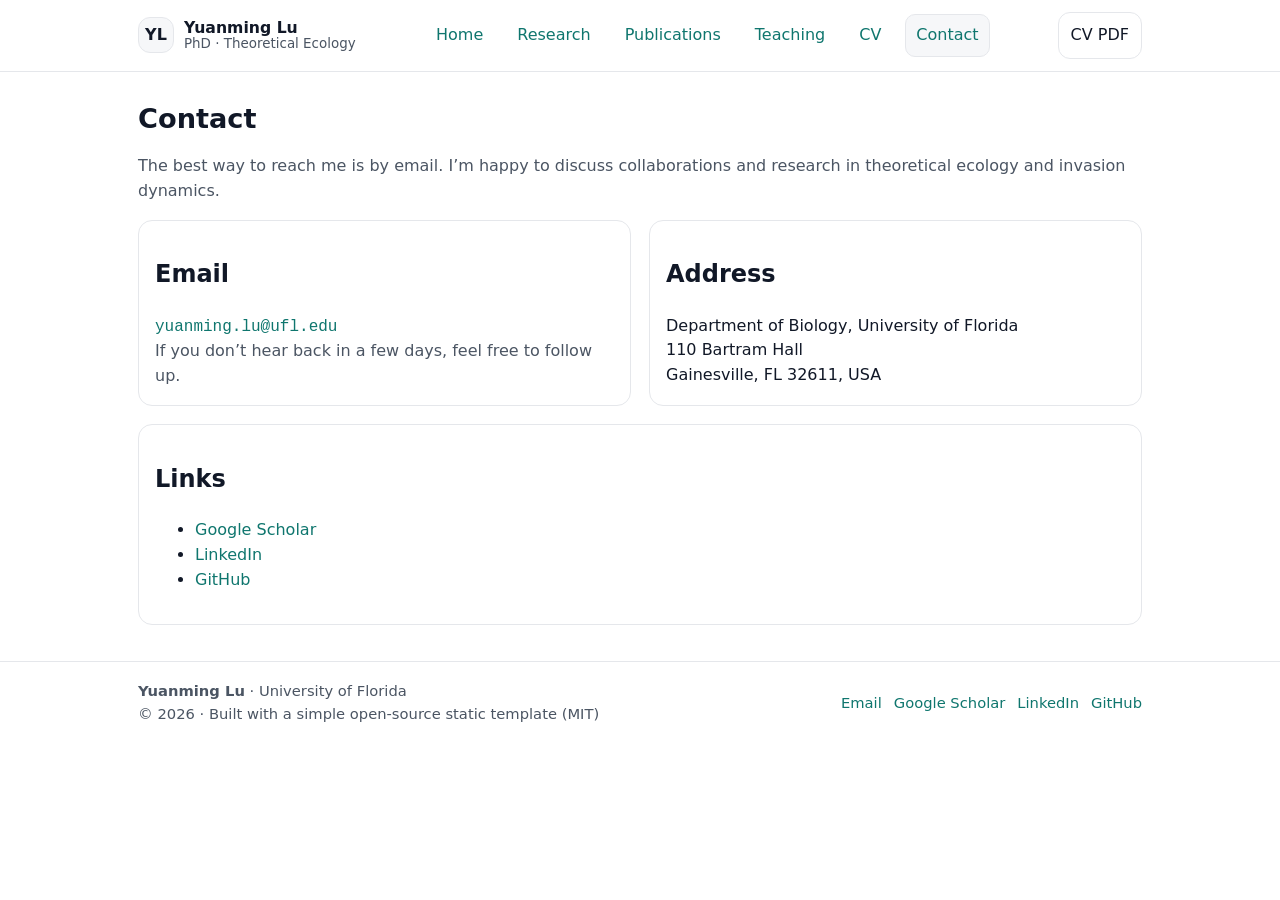
<file: contact.html>
<!doctype html>
<html lang="en">
<head>
  <meta charset="utf-8" />
  <meta name="viewport" content="width=device-width, initial-scale=1" />
  <title>Contact · Yuanming Lu</title>
  <meta name="description" content="Contact — Yuanming Lu." />
  <link rel="stylesheet" href="assets/css/style.css" />
</head>
<body>

<header class="site-header">
  <a class="skip-link" href="#main">Skip to content</a>
  <div class="container">
    <div class="navbar">
      <div class="brand">
        <div class="mark" aria-hidden="true">YL</div>
        <div class="title">
          <strong>Yuanming Lu</strong>
          <span>PhD · Theoretical Ecology</span>
        </div>
      </div>

      <nav class="nav-links" data-nav-links aria-label="Primary">
        <a href="index.html">Home</a>
        <a href="research.html">Research</a>
        <a href="publications.html">Publications</a>
        <a href="teaching.html">Teaching</a>
        <a href="cv.html">CV</a>
        <a href="contact.html">Contact</a>
      </nav>

      <div class="nav-actions">
        <a class="btn" href="assets/docs/CV_YuanmingLu.pdf" target="_blank" rel="noopener">CV PDF</a>
        <button class="btn menu-btn" data-menu-btn aria-expanded="false" aria-controls="menu" type="button">Menu</button>
      </div>
    </div>
  </div>
</header>

<main id="main">

<section class="page">
  <div class="container">
    <h1 class="page-title">Contact</h1>
    <p class="lead">
      The best way to reach me is by email. I’m happy to discuss collaborations and research in theoretical ecology and invasion dynamics.
    </p>

    <div class="grid">
      <div class="panel">
        <h2>Email</h2>
        <p><a class="mono" href="mailto:yuanming.lu@ufl.edu">yuanming.lu@ufl.edu</a></p>
        <p style="color:var(--muted);margin-bottom:0">
          If you don’t hear back in a few days, feel free to follow up.
        </p>
      </div>

      <div class="panel">
        <h2>Address</h2>
        <p style="margin:0">
          Department of Biology, University of Florida<br/>
          110 Bartram Hall<br/>
          Gainesville, FL 32611, USA
        </p>
      </div>
    </div>

    <div class="panel" style="margin-top:18px">
      <h2>Links</h2>
      <ul>
        <li><a href="https://scholar.google.com/citations?user=kKGQYPwAAAAJ&hl=en&oi=ao" target="_blank" rel="noopener">Google Scholar</a></li>
        <li><a href="https://www.linkedin.com/in/yuanming-lu/" target="_blank" rel="noopener">LinkedIn</a></li>
        <li><a href="https://github.com/Yuanming110" target="_blank" rel="noopener">GitHub</a></li>
      </ul>
    </div>

  </div>
</section>

</main>

<footer class="site-footer">
  <div class="container">
    <div class="footer-grid">
      <div>
        <div><strong>Yuanming Lu</strong> · University of Florida</div>
        <div>© <span data-year></span> · Built with a simple open-source static template (MIT)</div>
      </div>
      <div class="footer-links">
        <a href="mailto:yuanming.lu@ufl.edu">Email</a>
        <a href="https://scholar.google.com/citations?user=kKGQYPwAAAAJ&hl=en&oi=ao" target="_blank" rel="noopener">Google Scholar</a>
        <a href="https://www.linkedin.com/in/yuanming-lu/" target="_blank" rel="noopener">LinkedIn</a>
        <a href="https://github.com/Yuanming110" target="_blank" rel="noopener">GitHub</a>
      </div>
    </div>
  </div>
</footer>
<script src="assets/js/main.js"></script>

</body>
</html>
</file>
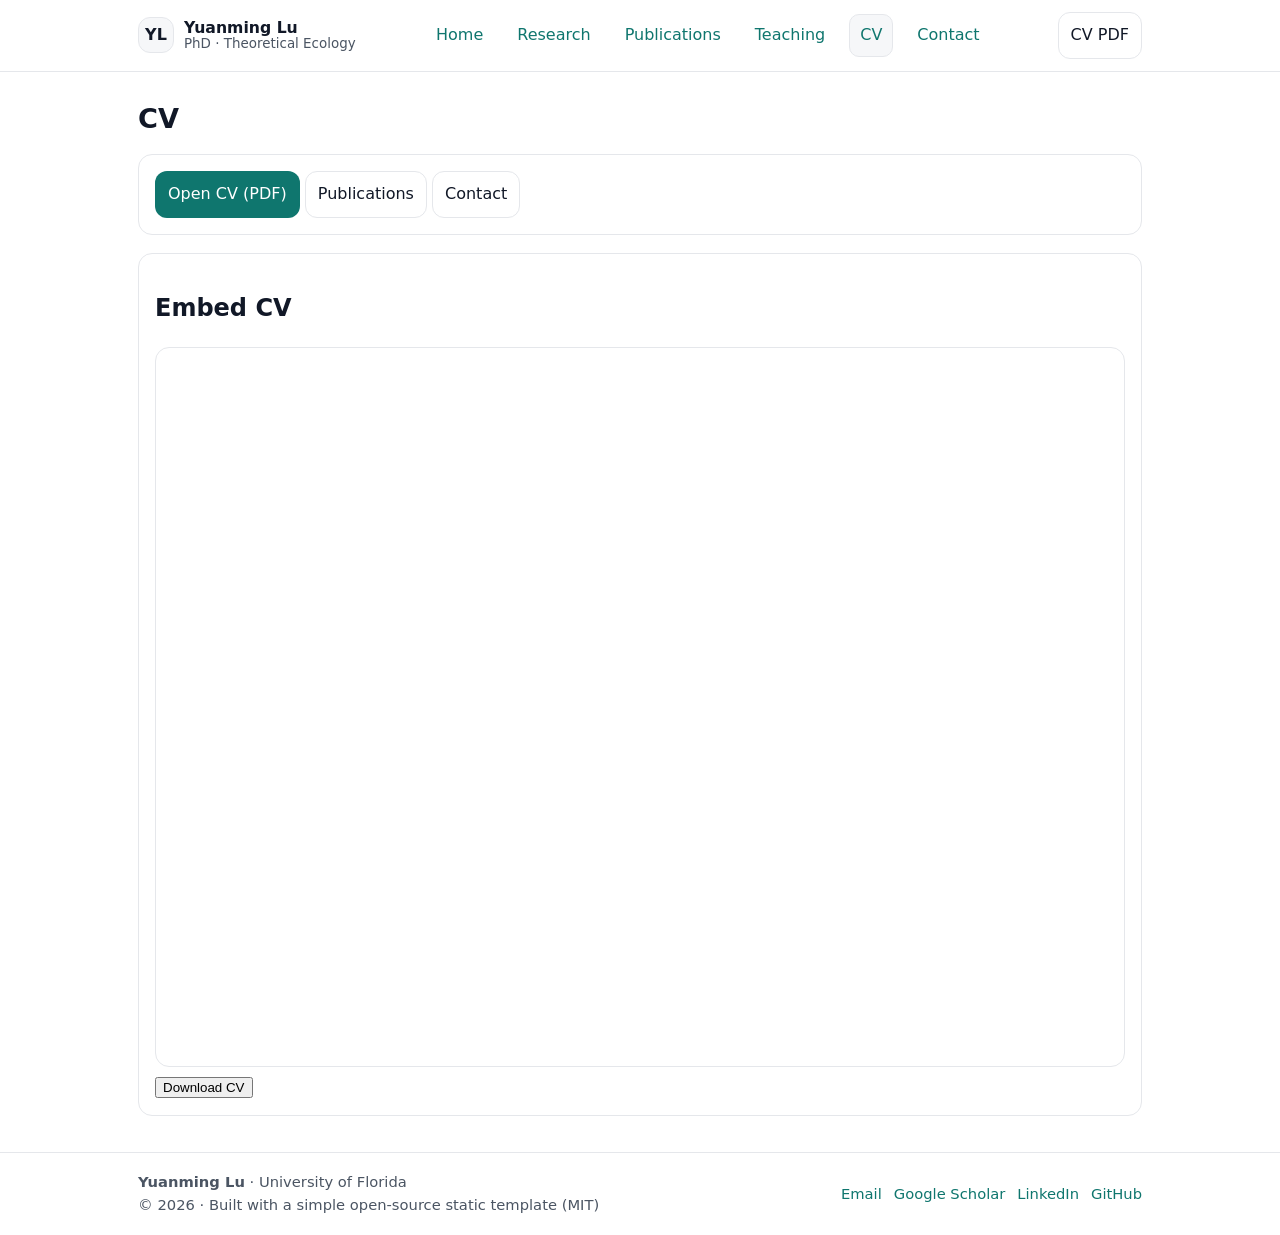
<file: cv.html>
<!doctype html>
<html lang="en">
<head>
  <meta charset="utf-8" />
  <meta name="viewport" content="width=device-width, initial-scale=1" />
  <title>CV · Yuanming Lu</title>
  <meta name="description" content="CV — Yuanming Lu." />
  <link rel="stylesheet" href="assets/css/style.css" />
</head>
<body>

<header class="site-header">
  <a class="skip-link" href="#main">Skip to content</a>
  <div class="container">
    <div class="navbar">
      <div class="brand">
        <div class="mark" aria-hidden="true">YL</div>
        <div class="title">
          <strong>Yuanming Lu</strong>
          <span>PhD · Theoretical Ecology</span>
        </div>
      </div>

      <nav class="nav-links" data-nav-links aria-label="Primary">
        <a href="index.html">Home</a>
        <a href="research.html">Research</a>
        <a href="publications.html">Publications</a>
        <a href="teaching.html">Teaching</a>
        <a href="cv.html">CV</a>
        <a href="contact.html">Contact</a>
      </nav>

      <div class="nav-actions">
        <a class="btn" href="assets/docs/Yuanming_Lu_CV.pdf" target="_blank" rel="noopener">CV PDF</a>
        <button class="btn menu-btn" data-menu-btn aria-expanded="false" aria-controls="menu" type="button">Menu</button>
      </div>
    </div>
  </div>
</header>

<main id="main">

<section class="page">
  <div class="container">
    <h1 class="page-title">CV</h1>
      <div class="panel">
      <p style="margin-top:0">
        <a class="btn primary" href="assets/docs/Yuanming_Lu_CV.pdf" target="_blank" rel="noopener">Open CV (PDF)</a>
        <a class="btn" href="publications.html">Publications</a>
        <a class="btn" href="contact.html">Contact</a>
      </p>
      
    </div>

    <div class="panel" style="margin-top:18px">
      <h2>Embed CV</h2>
      
<iframe src="assets/docs/Yuanming_Lu_CV.pdf" style="width:100%;height:80vh;border:1px solid #e5e7eb;border-radius:14px;"></iframe>
  <!-- Add a download button -->
      <div class="download-button">
        <a href="assets/docs/Yuanming_Lu_CV.pdf" download>
          <button>Download CV</button>
        </a>

    </div>

  </div>
</section>

</main>

<footer class="site-footer">
  <div class="container">
    <div class="footer-grid">
      <div>
        <div><strong>Yuanming Lu</strong> · University of Florida</div>
        <div>© <span data-year></span> · Built with a simple open-source static template (MIT)</div>
      </div>
      <div class="footer-links">
        <a href="mailto:yuanming.lu@ufl.edu">Email</a>
        <a href="https://scholar.google.com/citations?user=kKGQYPwAAAAJ&hl=en&oi=ao" target="_blank" rel="noopener">Google Scholar</a>
        <a href="https://www.linkedin.com/in/yuanming-lu/" target="_blank" rel="noopener">LinkedIn</a>
        <a href="https://github.com/Yuanming110" target="_blank" rel="noopener">GitHub</a>
      </div>
    </div>
  </div>
</footer>
<script src="assets/js/main.js"></script>

</body>
</html>
</file>
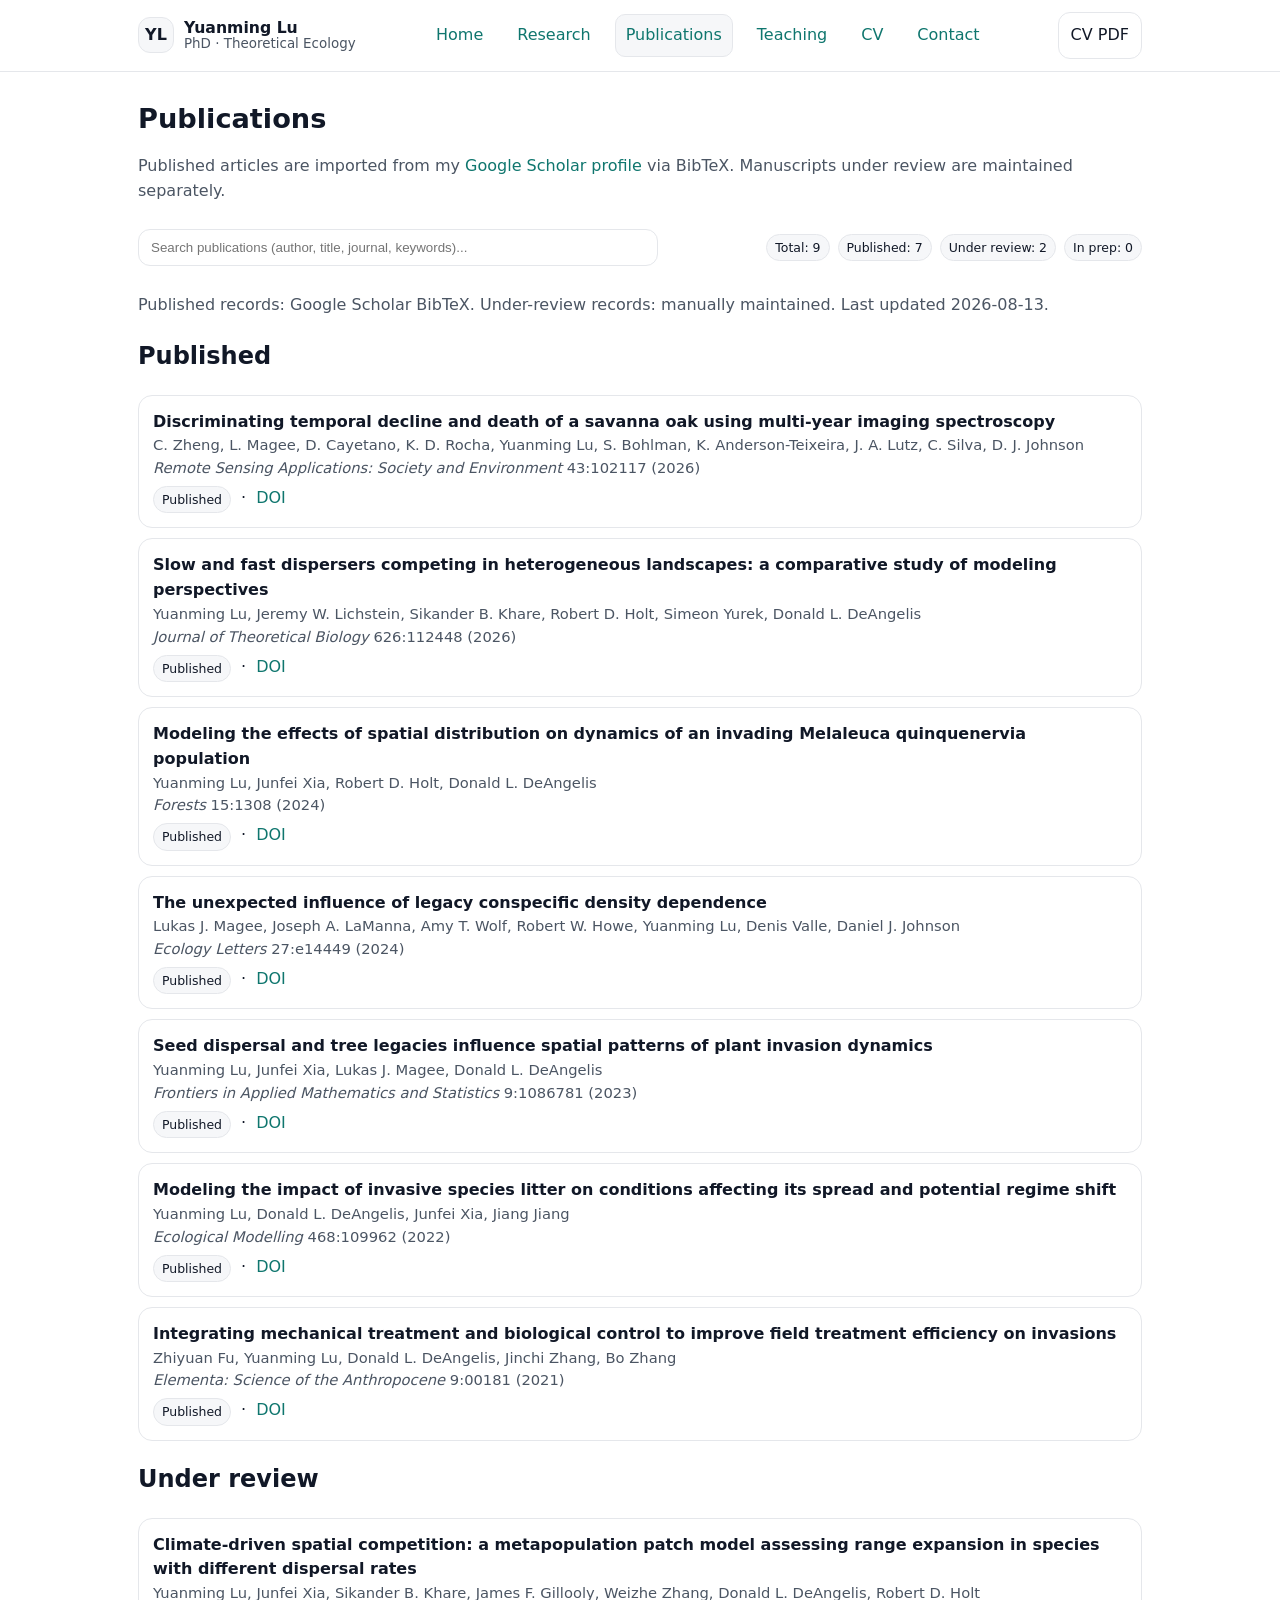
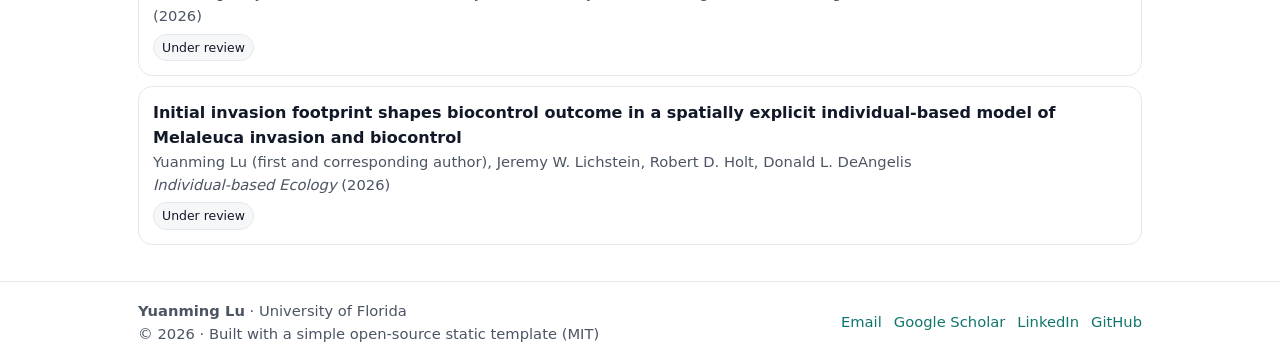
<file: publications.html>
<!doctype html>
<html lang="en">
<head>
  <meta charset="utf-8" />
  <meta name="viewport" content="width=device-width, initial-scale=1" />
  <title>Publications · Yuanming Lu</title>
  <meta name="description" content="Publications — Yuanming Lu." />
  <link rel="stylesheet" href="assets/css/style.css" />
</head>
<body>

<header class="site-header">
  <a class="skip-link" href="#main">Skip to content</a>
  <div class="container">
    <div class="navbar">
      <div class="brand">
        <div class="mark" aria-hidden="true">YL</div>
        <div class="title">
          <strong>Yuanming Lu</strong>
          <span>PhD · Theoretical Ecology</span>
        </div>
      </div>

      <nav class="nav-links" data-nav-links aria-label="Primary">
        <a href="index.html">Home</a>
        <a href="research.html">Research</a>
        <a href="publications.html">Publications</a>
        <a href="teaching.html">Teaching</a>
        <a href="cv.html">CV</a>
        <a href="contact.html">Contact</a>
      </nav>

      <div class="nav-actions">
        <a class="btn" href="assets/docs/CV_YuanmingLu.pdf" target="_blank" rel="noopener">CV PDF</a>
        <button class="btn menu-btn" data-menu-btn aria-expanded="false" aria-controls="menu" type="button">Menu</button>
      </div>
    </div>
  </div>
</header>

<main id="main">

<section class="page">
  <div class="container">
    <h1 class="page-title">Publications</h1>
    <p class="lead">
      Published articles are imported from my
      <a href="https://scholar.google.com/citations?user=kKGQYPwAAAAJ&hl=en" target="_blank" rel="noopener">Google Scholar profile</a>
      via BibTeX. Manuscripts under review are maintained separately.
    </p>

    <div class="pub-controls">
      <input id="pub-search" class="pub-search" type="search" placeholder="Search publications (author, title, journal, keywords)..." aria-label="Search publications" />
      <div id="pub-counts" class="pills" aria-label="Publication counts"></div>
    </div>

    <div id="pub-message" class="pub-message" role="status" aria-live="polite"></div>
    <div id="pub-root"></div>


</section>

<script src="assets/js/publications.js"></script>

</main>

<footer class="site-footer">
  <div class="container">
    <div class="footer-grid">
      <div>
        <div><strong>Yuanming Lu</strong> · University of Florida</div>
        <div>© <span data-year></span> · Built with a simple open-source static template (MIT)</div>
      </div>
      <div class="footer-links">
        <a href="mailto:yuanming.lu@ufl.edu">Email</a>
        <a href="https://scholar.google.com/citations?user=kKGQYPwAAAAJ&hl=en&oi=ao" target="_blank" rel="noopener">Google Scholar</a>
        <a href="https://www.linkedin.com/in/yuanming-lu/" target="_blank" rel="noopener">LinkedIn</a>
        <a href="https://github.com/Yuanming110" target="_blank" rel="noopener">GitHub</a>
      </div>
    </div>
  </div>
</footer>
<script src="assets/js/main.js"></script>

</body>
</html>
</file>
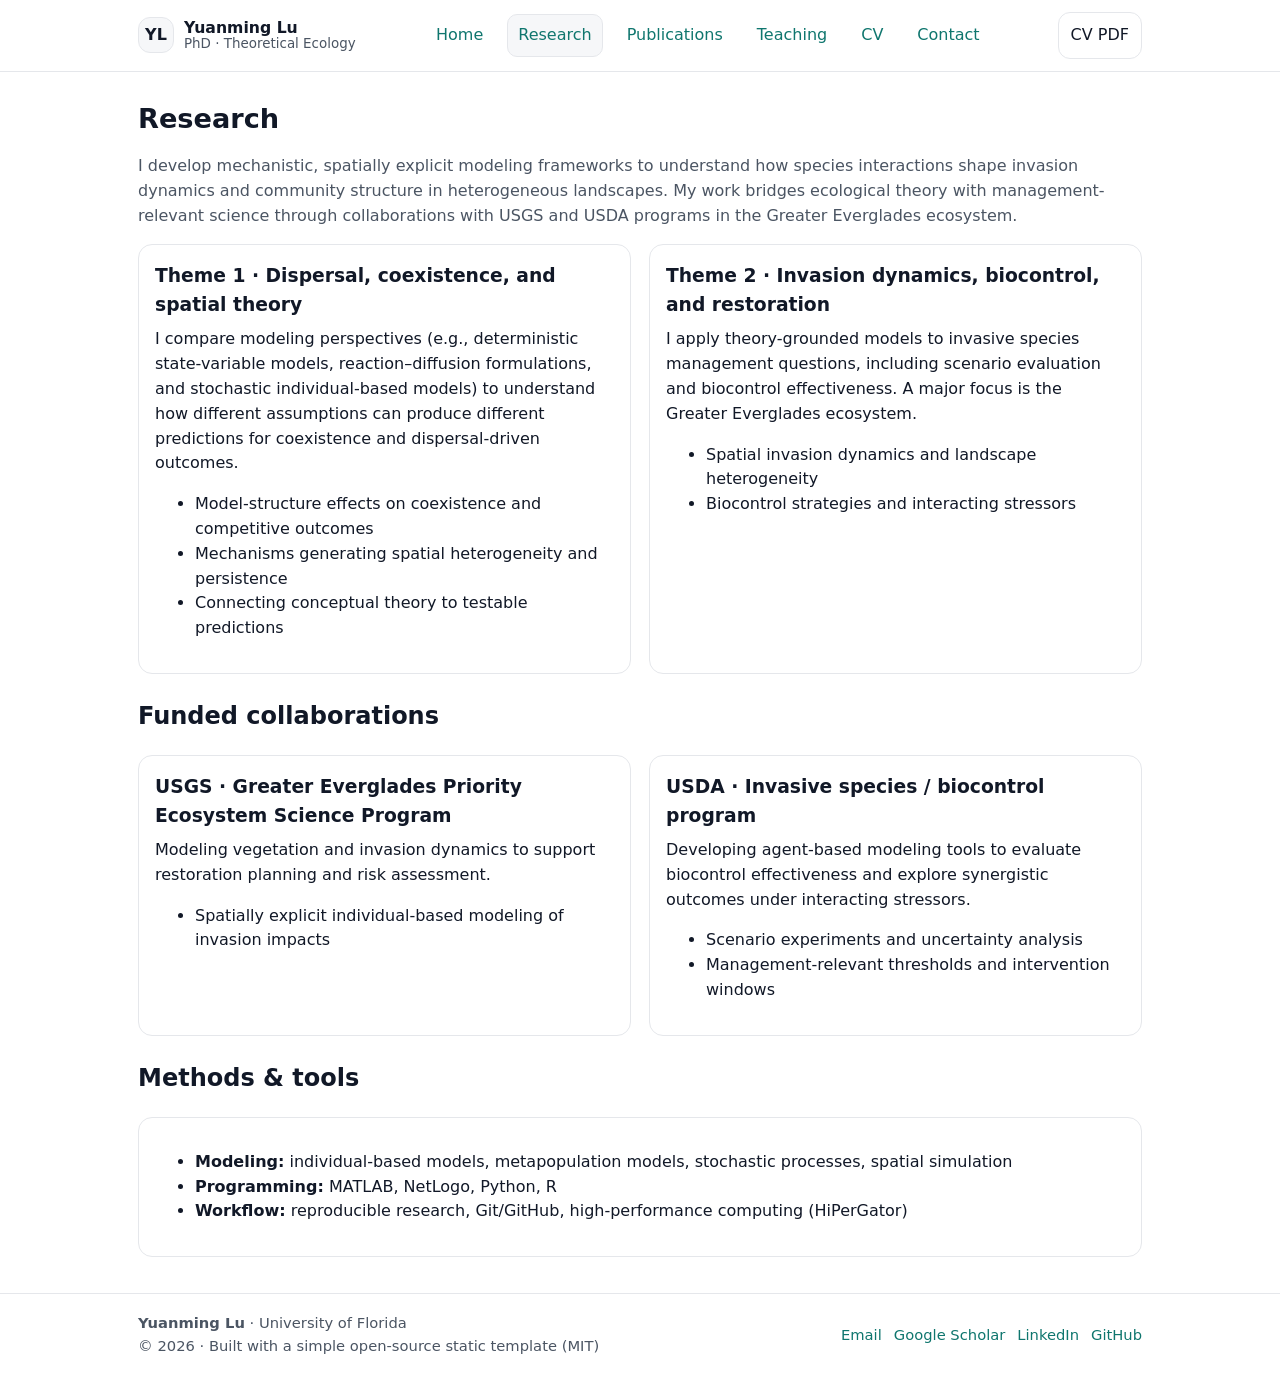
<file: research.html>
<!doctype html>
<html lang="en">
<head>
  <meta charset="utf-8" />
  <meta name="viewport" content="width=device-width, initial-scale=1" />
  <title>Research · Yuanming Lu</title>
  <meta name="description" content="Research themes and projects — Yuanming Lu." />
  <link rel="stylesheet" href="assets/css/style.css" />
</head>
<body>

<header class="site-header">
  <a class="skip-link" href="#main">Skip to content</a>
  <div class="container">
    <div class="navbar">
      <div class="brand">
        <div class="mark" aria-hidden="true">YL</div>
        <div class="title">
          <strong>Yuanming Lu</strong>
          <span>PhD · Theoretical Ecology</span>
        </div>
      </div>

      <nav class="nav-links" data-nav-links aria-label="Primary">
        <a href="index.html">Home</a>
        <a href="research.html">Research</a>
        <a href="publications.html">Publications</a>
        <a href="teaching.html">Teaching</a>
        <a href="cv.html">CV</a>
        <a href="contact.html">Contact</a>
      </nav>

      <div class="nav-actions">
        <a class="btn" href="assets/docs/CV_YuanmingLu.pdf" target="_blank" rel="noopener">CV PDF</a>
        <button class="btn menu-btn" data-menu-btn aria-expanded="false" aria-controls="menu" type="button">Menu</button>
      </div>
    </div>
  </div>
</header>

<main id="main">

<section class="page">
  <div class="container">
    <h1 class="page-title">Research</h1>
    <p class="lead">
      I develop mechanistic, spatially explicit modeling frameworks to understand how species interactions shape invasion dynamics
      and community structure in heterogeneous landscapes. My work bridges ecological theory with management-relevant science through
      collaborations with USGS and USDA programs in the Greater Everglades ecosystem.
    </p>

    <div class="grid" style="margin-top:16px">
      <div class="panel">
        <h3>Theme 1 · Dispersal, coexistence, and spatial theory</h3>
        <p>
          I compare modeling perspectives (e.g., deterministic state-variable models, reaction–diffusion formulations, and stochastic
          individual-based models) to understand how different assumptions can produce different predictions for coexistence and dispersal-driven outcomes.
        </p>
        <ul>
          <li>Model-structure effects on coexistence and competitive outcomes</li>
          <li>Mechanisms generating spatial heterogeneity and persistence</li>
          <li>Connecting conceptual theory to testable predictions</li>
        </ul>
      </div>

      <div class="panel">
        <h3>Theme 2 · Invasion dynamics, biocontrol, and restoration</h3>
        <p>
          I apply theory-grounded models to invasive species management questions, including scenario evaluation and biocontrol
          effectiveness. A major focus is the Greater Everglades ecosystem.
        </p>
        <ul>
          <li>Spatial invasion dynamics and landscape heterogeneity</li>
          <li>Biocontrol strategies and interacting stressors</li>
         
        </ul>
      </div>
    </div>

    <h2 style="margin-top:24px">Funded collaborations</h2>
    <div class="grid">
      <div class="panel">
        <h3>USGS · Greater Everglades Priority Ecosystem Science Program</h3>
        <p>
          Modeling vegetation and invasion dynamics to support restoration planning and risk assessment.
        </p>
        <ul>
          <li>Spatially explicit individual-based modeling of invasion impacts</li>
          
        </ul>
      </div>
      <div class="panel">
        <h3>USDA · Invasive species / biocontrol program</h3>
        <p>
          Developing agent-based modeling tools to evaluate biocontrol effectiveness and explore synergistic outcomes under interacting stressors.
        </p>
        <ul>
          <li>Scenario experiments and uncertainty analysis</li>
          <li>Management-relevant thresholds and intervention windows</li>
        </ul>
      </div>
    </div>

    <h2 style="margin-top:24px">Methods & tools</h2>
    <div class="panel">
      <ul>
        <li><strong>Modeling:</strong> individual-based models, metapopulation models, stochastic processes, spatial simulation</li>
        <li><strong>Programming:</strong> MATLAB, NetLogo, Python, R</li>
        <li><strong>Workflow:</strong> reproducible research, Git/GitHub, high-performance computing (HiPerGator)</li>
      </ul>
      
    </div>

  </div>
</section>

</main>

<footer class="site-footer">
  <div class="container">
    <div class="footer-grid">
      <div>
        <div><strong>Yuanming Lu</strong> · University of Florida</div>
        <div>© <span data-year></span> · Built with a simple open-source static template (MIT)</div>
      </div>
      <div class="footer-links">
        <a href="mailto:yuanming.lu@ufl.edu">Email</a>
        <a href="https://scholar.google.com/citations?user=kKGQYPwAAAAJ&hl=en&oi=ao" target="_blank" rel="noopener">Google Scholar</a>
        <a href="https://www.linkedin.com/in/yuanming-lu/" target="_blank" rel="noopener">LinkedIn</a>
        <a href="https://github.com/Yuanming110" target="_blank" rel="noopener">GitHub</a>
      </div>
    </div>
  </div>
</footer>
<script src="assets/js/main.js"></script>

</body>
</html>
</file>
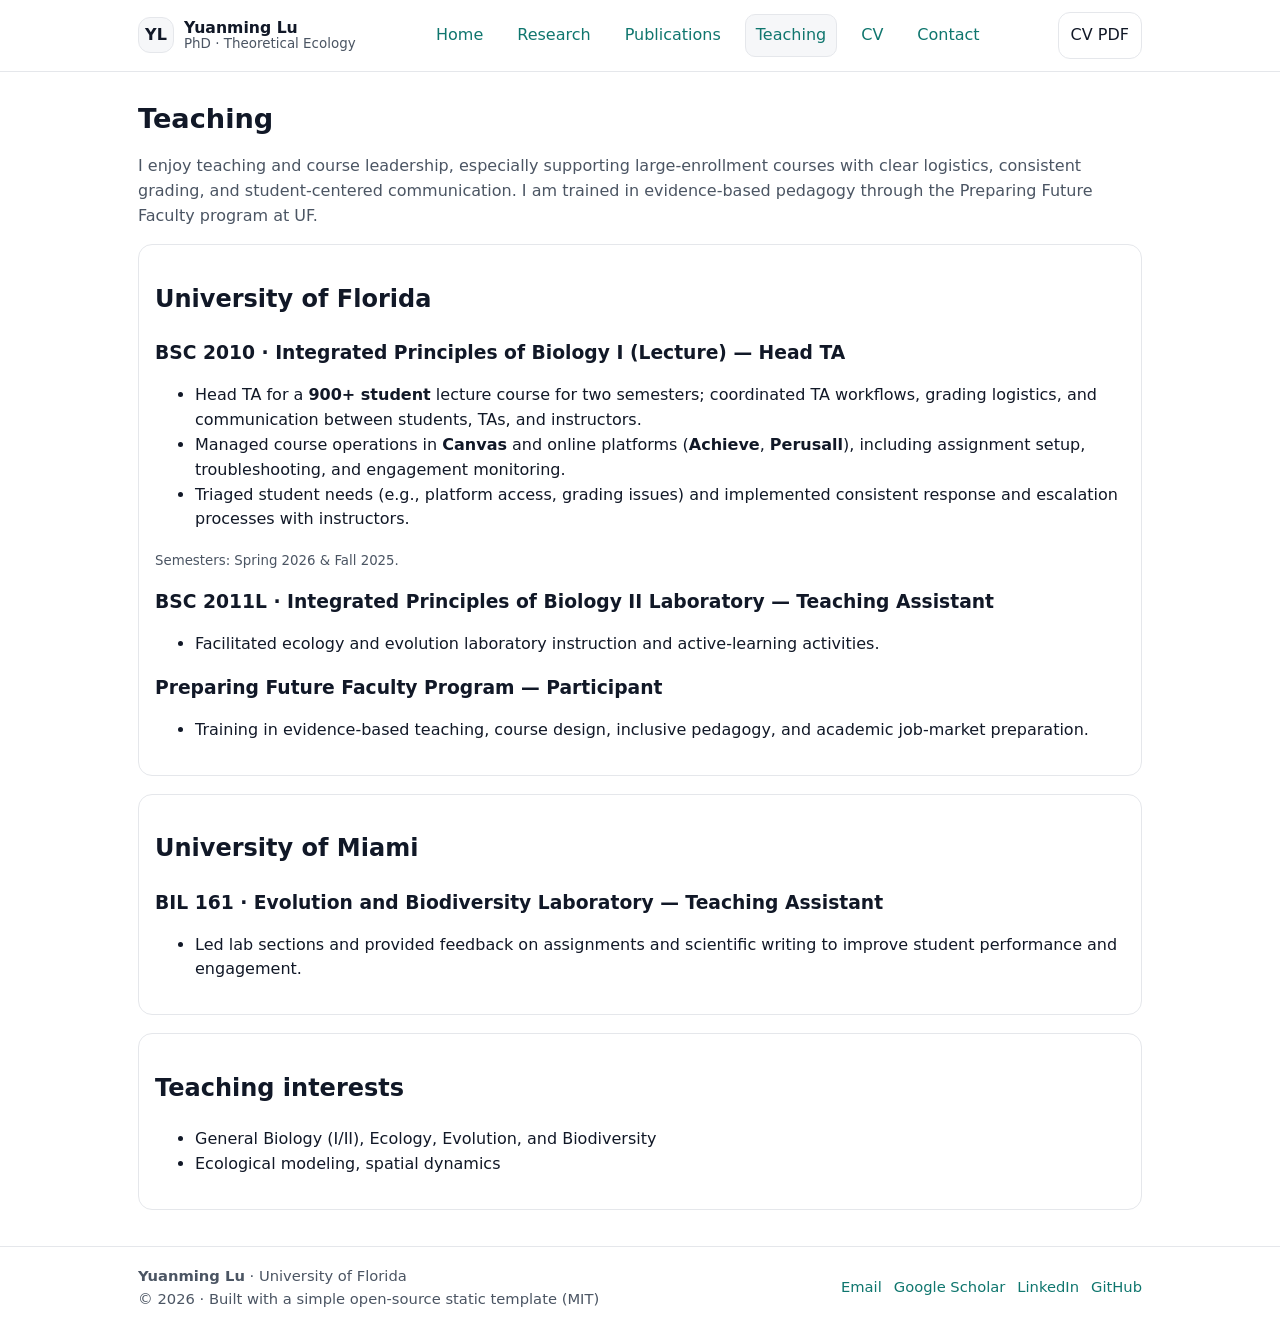
<file: teaching.html>
<!doctype html>
<html lang="en">
<head>
  <meta charset="utf-8" />
  <meta name="viewport" content="width=device-width, initial-scale=1" />
  <title>Teaching · Yuanming Lu</title>
  <meta name="description" content="Teaching experience — Yuanming Lu." />
  <link rel="stylesheet" href="assets/css/style.css" />
</head>
<body>

<header class="site-header">
  <a class="skip-link" href="#main">Skip to content</a>
  <div class="container">
    <div class="navbar">
      <div class="brand">
        <div class="mark" aria-hidden="true">YL</div>
        <div class="title">
          <strong>Yuanming Lu</strong>
          <span>PhD · Theoretical Ecology</span>
        </div>
      </div>

      <nav class="nav-links" data-nav-links aria-label="Primary">
        <a href="index.html">Home</a>
        <a href="research.html">Research</a>
        <a href="publications.html">Publications</a>
        <a href="teaching.html">Teaching</a>
        <a href="cv.html">CV</a>
        <a href="contact.html">Contact</a>
      </nav>

      <div class="nav-actions">
        <a class="btn" href="assets/docs/CV_YuanmingLu.pdf" target="_blank" rel="noopener">CV PDF</a>
        <button class="btn menu-btn" data-menu-btn aria-expanded="false" aria-controls="menu" type="button">Menu</button>
      </div>
    </div>
  </div>
</header>

<main id="main">

<section class="page">
  <div class="container">
    <h1 class="page-title">Teaching</h1>
    <p class="lead">
      I enjoy teaching and course leadership, especially supporting large-enrollment courses with clear logistics, consistent grading,
      and student-centered communication. I am trained in evidence-based pedagogy through the Preparing Future Faculty program at UF.
    </p>

    <div class="panel">
      <h2>University of Florida</h2>
      <div style="margin-top:10px">
        <h3>BSC 2010 · Integrated Principles of Biology I (Lecture) — Head TA</h3>
        <ul>
          <li>Head TA for a <strong>900+ student</strong> lecture course for two semesters; coordinated TA workflows, grading logistics, and communication between students, TAs, and instructors.</li>
          <li>Managed course operations in <strong>Canvas</strong> and online platforms (<strong>Achieve</strong>, <strong>Perusall</strong>), including assignment setup, troubleshooting, and engagement monitoring.</li>
          <li>Triaged student needs (e.g., platform access, grading issues) and implemented consistent response and escalation processes with instructors.</li>
        </ul>
        <p><small>Semesters: Spring 2026 & Fall 2025.</small></p>
      </div>

      <div style="margin-top:14px">
        <h3>BSC 2011L · Integrated Principles of Biology II Laboratory — Teaching Assistant</h3>
        <ul>
          <li>Facilitated ecology and evolution laboratory instruction and active-learning activities.</li>
        </ul>
      </div>

      <div style="margin-top:14px">
        <h3>Preparing Future Faculty Program — Participant</h3>
        <ul>
          <li>Training in evidence-based teaching, course design, inclusive pedagogy, and academic job-market preparation.</li>
        </ul>
      </div>
    </div>

    <div class="panel" style="margin-top:18px">
      <h2>University of Miami</h2>
      <h3>BIL 161 · Evolution and Biodiversity Laboratory — Teaching Assistant</h3>
      <ul>
        <li>Led lab sections and provided feedback on assignments and scientific writing to improve student performance and engagement.</li>
      </ul>
    </div>

    <div class="panel" style="margin-top:18px">
      <h2>Teaching interests</h2>
      <ul>
        <li>General Biology (I/II), Ecology, Evolution, and Biodiversity</li>
        <li>Ecological modeling, spatial dynamics</li>
       
      </ul>
    </div>

  </div>
</section>

</main>

<footer class="site-footer">
  <div class="container">
    <div class="footer-grid">
      <div>
        <div><strong>Yuanming Lu</strong> · University of Florida</div>
        <div>© <span data-year></span> · Built with a simple open-source static template (MIT)</div>
      </div>
      <div class="footer-links">
        <a href="mailto:yuanming.lu@ufl.edu">Email</a>
        <a href="https://scholar.google.com/citations?user=kKGQYPwAAAAJ&hl=en&oi=ao" target="_blank" rel="noopener">Google Scholar</a>
        <a href="https://www.linkedin.com/in/yuanming-lu/" target="_blank" rel="noopener">LinkedIn</a>
        <a href="https://github.com/Yuanming110" target="_blank" rel="noopener">GitHub</a>
      </div>
    </div>
  </div>
</footer>
<script src="assets/js/main.js"></script>

</body>
</html>
</file>
<file: assets/css/style.css>
/* =========================================
   Simple Academic Website Theme (MIT)
   Author: Generated template for editing
   ========================================= */

:root{
  --bg: #ffffff;
  --bg-alt: #f6f7f9;
  --text: #111827;
  --muted: #4b5563;
  --border: #e5e7eb;
  --link: #0f766e;
  --link-hover: #115e59;
  --shadow: 0 10px 30px rgba(0,0,0,.08);
  --radius: 14px;
  --max: 1040px;
  --mono: ui-monospace, SFMono-Regular, Menlo, Monaco, Consolas, "Liberation Mono", "Courier New", monospace;
  --sans: ui-sans-serif, system-ui, -apple-system, Segoe UI, Roboto, Helvetica, Arial, "Apple Color Emoji", "Segoe UI Emoji";
}

*{box-sizing:border-box}
html{scroll-behavior:smooth}
body{
  margin:0;
  font-family: var(--sans);
  color: var(--text);
  background: var(--bg);
  line-height: 1.55;
}

a{color:var(--link); text-decoration:none}
a:hover{color:var(--link-hover); text-decoration:underline}
small{color:var(--muted)}

.container{
  width: min(100%, var(--max));
  margin: 0 auto;
  padding: 0 18px;
}

.skip-link{
  position:absolute;
  left:-999px;
  top:auto;
  width:1px; height:1px;
  overflow:hidden;
}
.skip-link:focus{
  left: 18px;
  top: 18px;
  width: auto; height: auto;
  padding: 10px 12px;
  background: var(--bg);
  border: 1px solid var(--border);
  border-radius: 10px;
  box-shadow: var(--shadow);
  z-index: 9999;
}

/* Header / Nav */
.site-header{
  position: sticky;
  top: 0;
  z-index: 50;
  backdrop-filter: blur(10px);
  background: rgba(255,255,255,.85);
  border-bottom: 1px solid var(--border);
}

.navbar{
  display:flex;
  align-items:center;
  justify-content:space-between;
  padding: 12px 0;
  gap: 14px;
}

.brand{
  display:flex;
  align-items:center;
  gap: 10px;
  min-width: 220px;
}
.brand .mark{
  width: 36px;
  height: 36px;
  border-radius: 12px;
  background: var(--bg-alt);
  border: 1px solid var(--border);
  display:flex;
  align-items:center;
  justify-content:center;
  font-weight:700;
}
.brand .title{
  display:flex;
  flex-direction:column;
  line-height:1.1;
}
.brand .title strong{font-size: 0.98rem}
.brand .title span{font-size: 0.84rem; color: var(--muted)}

.nav-links{
  display:flex;
  gap: 14px;
  align-items:center;
  flex-wrap:wrap;
  justify-content:flex-end;
}
.nav-links a{
  padding: 8px 10px;
  border-radius: 10px;
}
.nav-links a.active{
  background: var(--bg-alt);
  border: 1px solid var(--border);
  text-decoration:none;
}
.nav-actions{
  display:flex;
  gap: 10px;
  align-items:center;
}

.btn{
  display:inline-flex;
  align-items:center;
  justify-content:center;
  padding: 10px 12px;
  border-radius: 12px;
  border: 1px solid var(--border);
  background: var(--bg);
  cursor:pointer;
  text-decoration:none;
  color: var(--text);
}
.btn:hover{box-shadow: var(--shadow); text-decoration:none}
.btn.primary{
  background: var(--link);
  border-color: transparent;
  color: white;
}
.btn.primary:hover{background: var(--link-hover)}

.menu-btn{
  display:none;
}

/* Hero */
.hero{
  padding: 34px 0 18px 0;
}
.hero-grid{
  display:grid;
  grid-template-columns: 1.2fr .8fr;
  gap: 22px;
  align-items:start;
}
.hero-card{
  background: var(--bg);
  border: 1px solid var(--border);
  border-radius: var(--radius);
  padding: 22px;
  box-shadow: var(--shadow);
}
.hero h1{
  margin: 0 0 8px 0;
  font-size: clamp(1.6rem, 3vw, 2.25rem);
  line-height:1.15;
}
.tagline{
  color: var(--muted);
  margin: 0 0 14px 0;
}
.pills{
  display:flex;
  flex-wrap:wrap;
  gap: 8px;
  margin: 14px 0;
}
.pill{
  font-size: 0.86rem;
  padding: 6px 10px;
  border: 1px solid var(--border);
  background: var(--bg-alt);
  border-radius: 999px;
  color: var(--text);
}
.quick{
  display:flex;
  gap: 10px;
  flex-wrap:wrap;
  margin-top: 16px;
}

.profile{
  display:flex;
  flex-direction:column;
  gap: 12px;
  align-items:stretch;
}
.photo{
  width: 100%;
  aspect-ratio: 4/3;
  border-radius: var(--radius);
  border: 1px solid var(--border);
  background: linear-gradient(135deg, #f3f4f6 0%, #ffffff 60%);
  display:flex;
  align-items:center;
  justify-content:center;
  overflow:hidden;
}
.photo img{
  width: 100%;
  height: 100%;
  object-fit: cover;
}
.card{
  border: 1px solid var(--border);
  background: var(--bg);
  border-radius: var(--radius);
  padding: 16px;
}
.card h3{margin: 0 0 8px 0; font-size: 1.02rem}
.card ul{margin: 0; padding-left: 18px}
.card li{margin: 6px 0}
.mono{font-family: var(--mono)}

/* Sections */
.section{
  padding: 24px 0;
}
.section.alt{
  background: var(--bg-alt);
  border-top: 1px solid var(--border);
  border-bottom: 1px solid var(--border);
}
.section h2{
  margin: 0 0 10px 0;
  font-size: 1.25rem;
}
.grid{
  display:grid;
  grid-template-columns: 1fr 1fr;
  gap: 18px;
}
.panel{
  border: 1px solid var(--border);
  border-radius: var(--radius);
  background: var(--bg);
  padding: 16px;
}
.panel h3{margin:0 0 8px 0}
.panel p{margin:0}
.kv{
  display:grid;
  grid-template-columns: 140px 1fr;
  gap: 10px;
}
.kv div{padding: 6px 0; border-bottom: 1px dashed var(--border)}
.kv div:nth-last-child(-n+2){border-bottom:none}

/* Page Layout */
.page{
  padding: 26px 0 36px 0;
}
.page-title{
  margin: 0 0 14px 0;
  font-size: 1.7rem;
}
.lead{color: var(--muted); margin-top: 0}

/* Publications */
.pub-controls{
  display:flex;
  gap: 10px;
  flex-wrap:wrap;
  align-items:center;
  justify-content:space-between;
  margin: 12px 0 18px 0;
}
.pub-search{
  width: min(520px, 100%);
  padding: 10px 12px;
  border-radius: 12px;
  border: 1px solid var(--border);
}
.pub-list{
  display:flex;
  flex-direction:column;
  gap: 10px;
}
.pub-message{
  color: var(--muted);
  margin: 0 0 12px 0;
}
.pub-message.error{
  color: #9f1239;
}
.pub{
  padding: 14px;
  border: 1px solid var(--border);
  border-radius: var(--radius);
  background: var(--bg);
}
.pub .title{font-weight: 700}
.pub .meta{color: var(--muted); font-size: 0.92rem}
.pub .links{margin-top: 6px; display:flex; gap: 10px; flex-wrap:wrap}
.badge{
  display:inline-block;
  padding: 3px 8px;
  border-radius: 999px;
  font-size: 0.78rem;
  border: 1px solid var(--border);
  background: var(--bg-alt);
  color: var(--text);
}

/* Footer */
.site-footer{
  border-top: 1px solid var(--border);
  background: var(--bg);
  padding: 18px 0;
  color: var(--muted);
  font-size: 0.92rem;
}
.footer-grid{
  display:flex;
  gap: 14px;
  justify-content:space-between;
  align-items:center;
  flex-wrap:wrap;
}
.footer-links{display:flex; gap: 12px; flex-wrap:wrap}

/* Responsive */
@media (max-width: 860px){
  .hero-grid{grid-template-columns: 1fr}
  .grid{grid-template-columns: 1fr}
  .brand{min-width:auto}
  .nav-links{
    display:none;
    width: 100%;
    padding: 8px 0 12px 0;
  }
  .nav-links.open{display:flex}
  .menu-btn{
    display:inline-flex;
  }
}
</file>
